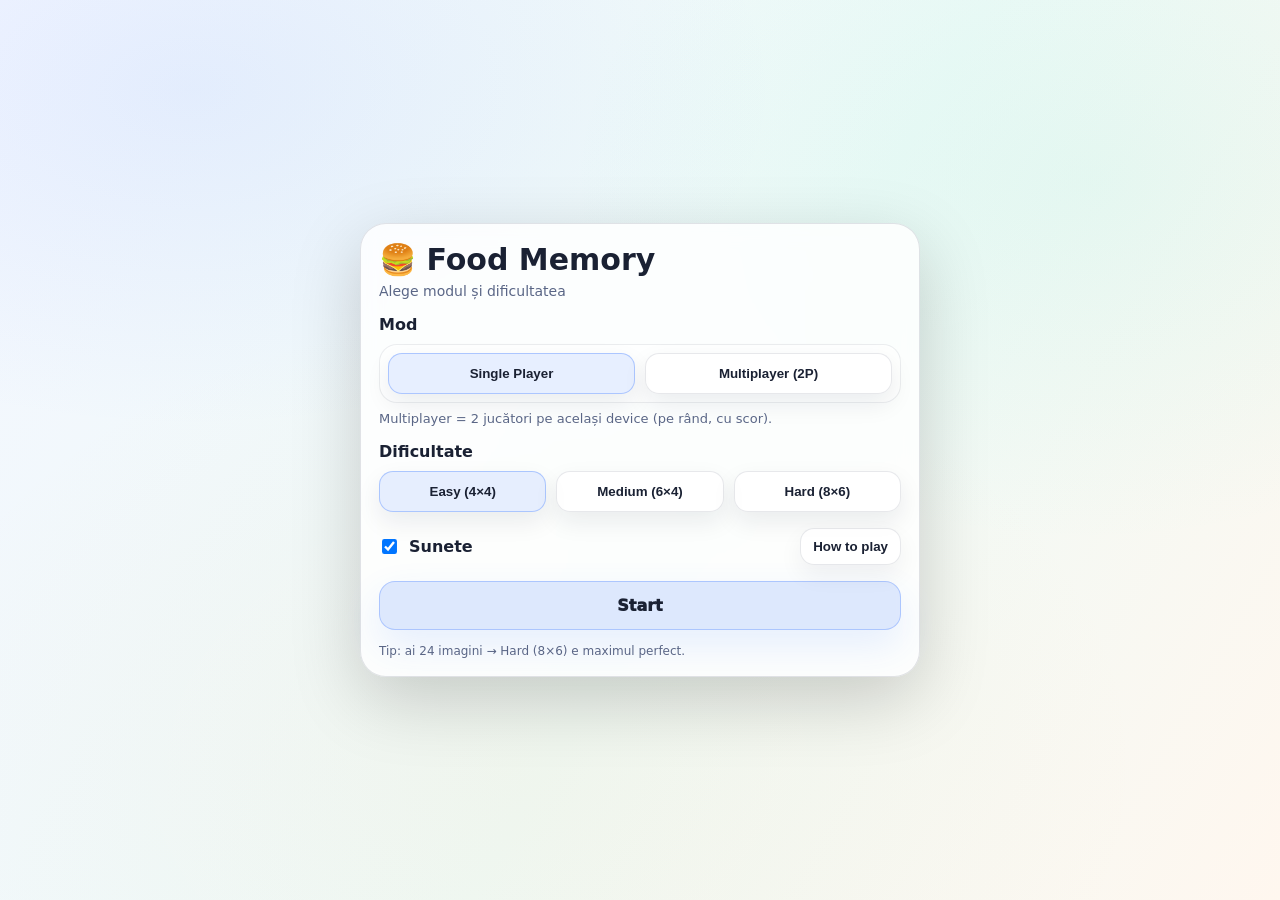
<file: index.html>
<!doctype html>
<html lang="ro">
<head>
  <meta charset="utf-8" />
  <meta name="viewport" content="width=device-width,initial-scale=1" />
  <title>Food Memory – Menu</title>
<link rel="stylesheet" href="./style.css?v=60">
</head>
<body class="menuPage">

  <div class="menuWrap">
    <div class="menuCard">
      <div class="menuTitle">🍔 Food Memory</div>
      <div class="menuSubtitle">Alege modul și dificultatea</div>

      <div class="menuSection">
        <div class="menuLabel">Mod</div>
        <div class="segmented">
          <button id="modeSingle" class="segBtn active" type="button">Single Player</button>
          <button id="modeMulti" class="segBtn" type="button">Multiplayer (2P)</button>
        </div>
        <div class="menuHint">Multiplayer = 2 jucători pe același device (pe rând, cu scor).</div>
      </div>

      <div class="menuSection" id="diffSection">
        <div class="menuLabel">Dificultate</div>
        <div class="difficultyGrid">
          <button class="diffBtn active" data-diff="easy" type="button">Easy (4×4)</button>
          <button class="diffBtn" data-diff="medium" type="button">Medium (6×4)</button>
          <button class="diffBtn" data-diff="hard" type="button">Hard (8×6)</button>
        </div>
      </div>

      <div class="menuSection">
        <div class="menuRow">
          <label class="toggle">
            <input type="checkbox" id="soundToggle" checked>
            <span>Sunete</span>
          </label>

          <button id="howBtn" class="ghostBtn" type="button">How to play</button>
        </div>

        <div id="howBox" class="howBox hidden">
          <div class="howTitle">Cum se joacă</div>
          <ul class="howList">
            <li>Întorci 2 cartonașe. Dacă se potrivesc, rămân întoarse.</li>
            <li>Dacă nu se potrivesc, se întorc la loc.</li>
            <li>Single: termini cu cât mai puține mutări / timp.</li>
            <li>Multi: pe rând; dacă faci match, mai ai o tură.</li>
          </ul>
        </div>
      </div>

      <div class="menuSection">
        <a id="startLink" class="primaryBtnLink" href="game.html?mode=single&diff=easy&sound=1">Start</a>
      </div>

      <div class="menuFoot">
        Tip: ai 24 imagini → Hard (8×6) e maximul perfect.
      </div>
    </div>
  </div>

  <script src="menu.js?v=6"></script>
</body>
</html>
</file>
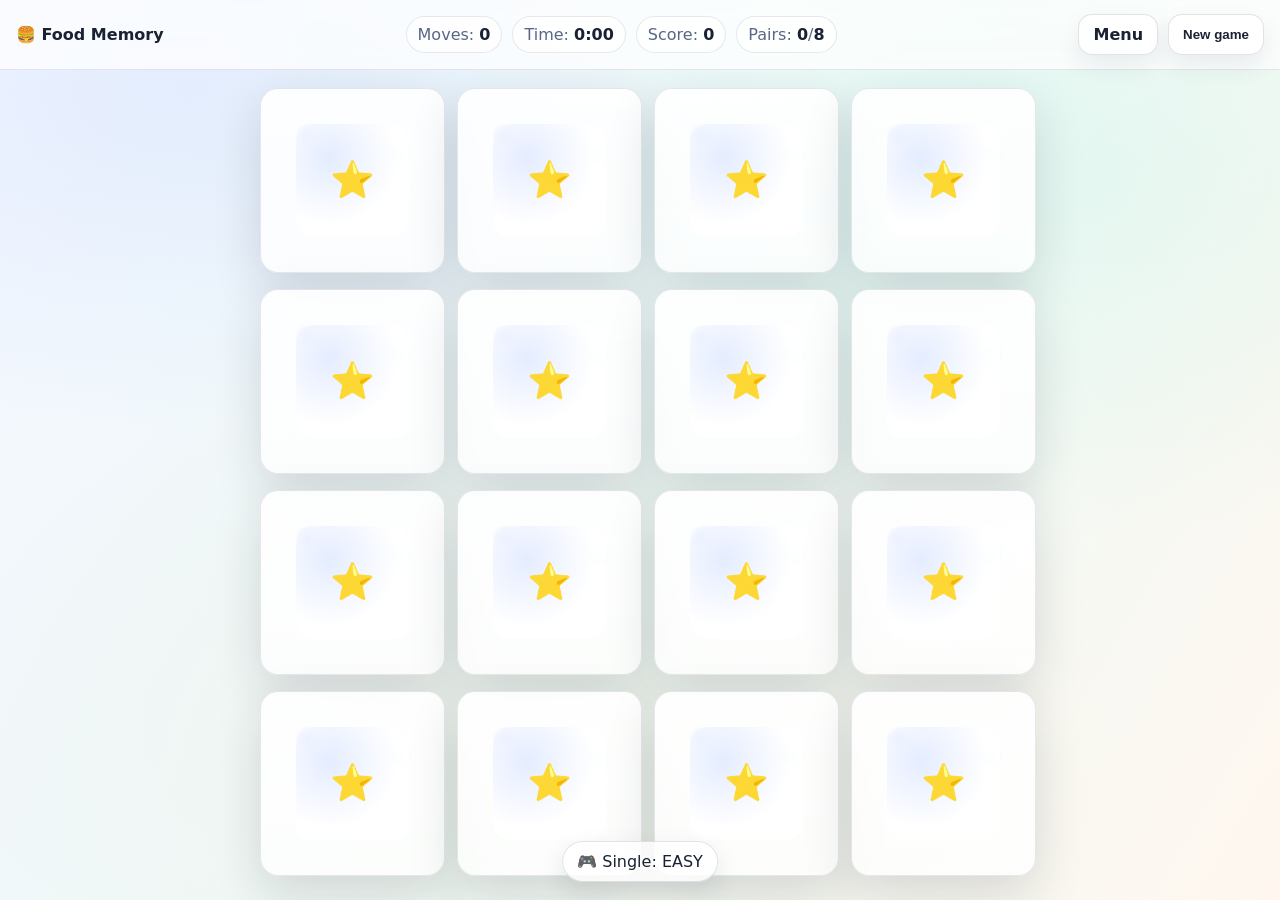
<file: game.html>
<!doctype html>
<html lang="ro">
<head>
  <meta charset="utf-8" />
  <meta name="viewport" content="width=device-width,initial-scale=1" />
  <title>Food Memory – Game</title>
 <link rel="stylesheet" href="./style.css?v=60">



</head>
<body class="gamePage">

  <header class="topbar">
    <div class="brand">🍔 Food Memory</div>

    <!-- SINGLE HUD -->
    <div id="hudSingle" class="stats">
      <div class="pill">Moves: <span id="moves">0</span></div>
      <div class="pill">Time: <span id="time">0:00</span></div>
      <div class="pill">Score: <span id="score">0</span></div>
      <div class="pill">Pairs: <span id="pairs">0</span>/<span id="totalPairs">0</span></div>
    </div>

    <!-- MULTI HUD -->
    <div id="hudMulti" class="stats hidden">
      <div class="pill">P1: <span id="p1">0</span></div>
      <div class="pill">P2: <span id="p2">0</span></div>
      <div class="pill">Turn: <span id="turn">P1</span></div>
      <div class="pill">Time: <span id="time2">0:00</span></div>
      <div class="pill">Pairs: <span id="pairs2">0</span>/<span id="totalPairs2">0</span></div>
    </div>

    <div class="actions">
      <a class="btnLink" href="index.html">Menu</a>
      <button id="newGameBtn" type="button">New game</button>
    </div>
  </header>

  <main class="wrap">
    <section id="board" class="board" aria-label="Memory board"></section>
  </main>

  <div id="toast" class="toast hidden"></div>

  <script src="game.js?v=6"></script>
</body>
</html>
</file>
<file: style.css>
:root{
  --bg1:#f4f7ff;
  --bg2:#eefaf7;
  --bg3:#fff7ef;

  --text:#1a2133;
  --muted:#5a6686;

  --stroke: rgba(20,30,60,.12);
  --card: rgba(255,255,255,.82);

  --shadow: 0 18px 50px rgba(15,25,45,.14);
  --shadowSoft: 0 10px 26px rgba(15,25,45,.10);

  --r: 18px;
  --good: rgba(70,200,140,.55);
}

/* base */
*{ box-sizing:border-box; }
html, body{ height:100%; }
body{
  margin:0;
  font-family: system-ui, -apple-system, Segoe UI, Roboto, Arial;
  color: var(--text);
  background:
    radial-gradient(900px 520px at 15% 10%, rgba(90,140,255,.10), transparent 65%),
    radial-gradient(800px 560px at 85% 20%, rgba(60,220,190,.08), transparent 65%),
    radial-gradient(900px 650px at 40% 85%, rgba(255,190,120,.08), transparent 70%),
    linear-gradient(120deg, var(--bg1), var(--bg2) 55%, var(--bg3));
  background-attachment: fixed;
}

.hidden{ display:none !important; }

/* ---------------------------------------
   MENU PAGE
---------------------------------------- */
.menuWrap{
  min-height:100vh;
  display:flex;
  align-items:center;
  justify-content:center;
  padding: 22px;
}

.menuCard{
  width: min(560px, 92vw);
  background: var(--card);
  border: 1px solid var(--stroke);
  border-radius: 26px;
  padding: 18px;
  box-shadow: 0 22px 70px rgba(0,0,0,.18);
  backdrop-filter: blur(10px);
}

.menuTitle{
  font-size: 30px;
  font-weight: 900;
  display:flex;
  align-items:center;
  gap:10px;
}

.menuSubtitle{
  margin-top: 6px;
  color: var(--muted);
  font-size: 14px;
}

.menuSection{ margin-top: 16px; }
.menuLabel{ font-weight: 900; margin-bottom: 10px; }
.menuHint{ color: var(--muted); font-size: 13px; margin-top: 8px; }

.segmented{
  display:flex;
  gap:10px;
  background: rgba(255,255,255,.55);
  padding: 8px;
  border-radius: 18px;
  border: 1px solid rgba(20,30,60,.08);
}

.segBtn{
  flex:1;
  padding: 12px;
  border-radius: 14px;
  border: 1px solid rgba(20,30,60,.10);
  background: rgba(255,255,255,.75);
  box-shadow: 0 10px 24px rgba(15,25,45,.08);
  font-weight: 850;
  cursor:pointer;
  transition: transform .12s ease, border-color .12s ease, background .12s ease;
}
.segBtn:hover{ transform: translateY(-1px); border-color: rgba(60,120,255,.28); }
.segBtn.active{
  background: rgba(90,140,255,.14);
  border-color: rgba(60,120,255,.35);
}

.difficultyGrid{
  display:grid;
  grid-template-columns: 1fr 1fr 1fr;
  gap: 10px;
}

.diffBtn{
  padding: 12px 10px;
  border-radius: 14px;
  border: 1px solid rgba(20,30,60,.10);
  background: rgba(255,255,255,.75);
  box-shadow: 0 10px 24px rgba(15,25,45,.08);
  font-weight: 850;
  cursor:pointer;
  transition: transform .12s ease, border-color .12s ease, background .12s ease;
}
.diffBtn:hover{ transform: translateY(-1px); border-color: rgba(60,120,255,.28); }
.diffBtn.active{
  background: rgba(90,140,255,.14);
  border-color: rgba(60,120,255,.35);
}

.menuRow{
  display:flex;
  align-items:center;
  justify-content: space-between;
  gap: 10px;
}

.toggle{
  display:flex;
  align-items:center;
  gap:10px;
  font-weight: 900;
}
.toggle input{ transform: scale(1.15); }

.ghostBtn{
  padding: 10px 12px;
  border-radius: 14px;
  border: 1px solid rgba(20,30,60,.10);
  background: rgba(255,255,255,.65);
  cursor:pointer;
  font-weight: 850;
  box-shadow: 0 10px 24px rgba(15,25,45,.06);
}

.howBox{
  margin-top: 12px;
  padding: 12px;
  border-radius: 16px;
  background: rgba(255,255,255,.65);
  border: 1px solid rgba(20,30,60,.10);
}
.howTitle{ font-weight: 900; margin-bottom: 6px; }
.howList{ margin:0; padding-left: 18px; color: var(--muted); }

.primaryBtnLink{
  width:100%;
  display:flex;
  justify-content:center;
  align-items:center;
  text-decoration:none;
  padding: 14px 14px;
  border-radius: 16px;
  font-weight: 950;
  border: 1px solid rgba(60,120,255,.30);
  background: rgba(60,120,255,.16);
  box-shadow: 0 16px 38px rgba(60,120,255,.12);
  color: var(--text);
  transition: transform .12s ease, filter .12s ease;
}
.primaryBtnLink:hover{ transform: translateY(-1px); filter: brightness(1.03); }
.primaryBtnLink:active{ transform: translateY(1px) scale(.99); }

.menuFoot{ margin-top: 14px; color: var(--muted); font-size: 12px; }

/* ---------------------------------------
   GAME PAGE TOP BAR
---------------------------------------- */
.topbar{
  display:flex;
  align-items:center;
  gap:14px;
  padding: 14px 16px;
  position: sticky;
  top:0;
  z-index:20;
  background: rgba(255,255,255,.72);
  border-bottom: 1px solid rgba(20,30,60,.10);
  backdrop-filter: blur(10px);
}

.brand{
  font-weight: 900;
  white-space: nowrap;
}

.stats{
  display:flex;
  gap:10px;
  flex-wrap: wrap;
  margin-left:auto;
  margin-right:auto;
  justify-content:center;
}

.pill{
  padding: 8px 11px;
  border-radius: 999px;
  background: rgba(255,255,255,.70);
  border: 1px solid rgba(20,30,60,.10);
  color: var(--muted);
  box-shadow: inset 0 1px 0 rgba(255,255,255,.65);
}
.pill span{ color: var(--text); font-weight: 900; }

.actions{ display:flex; gap:10px; }

/* buttons / links in game */
.btnLink, button{
  cursor:pointer;
  padding: 10px 14px;
  border-radius: 14px;
  border: 1px solid rgba(20,30,60,.12);
  background: rgba(255,255,255,.70);
  color: var(--text);
  box-shadow: 0 10px 24px rgba(15,25,45,.08);
  text-decoration:none;
  font-weight: 850;
  transition: transform .12s ease, border-color .12s ease;
}
.btnLink:hover, button:hover{
  transform: translateY(-1px);
  border-color: rgba(60,120,255,.28);
}
.btnLink:active, button:active{
  transform: translateY(1px) scale(.99);
}

/* ---------------------------------------
   BOARD
---------------------------------------- */
.wrap{
  padding: 18px 16px 28px;
  display:flex;
  justify-content:center;
}

.board{
  width: min(760px, 96vw);
  display:grid;
  gap: 12px;
}

/* CARD */
.card{
  position: relative;
  aspect-ratio: 1 / 1;
  border-radius: var(--r);
  perspective: 1000px;
}

.card button{
  width:100%;
  height:100%;
  padding:0;
  border:none;
  background:none;
  box-shadow:none;
  cursor:pointer;
}
.card button:focus,
.card button:focus-visible{ outline:none; }

.inner{
  width:100%;
  height:100%;
  border-radius: var(--r);
  transform-style: preserve-3d;
  transition: transform .32s cubic-bezier(.18, .95, .22, 1.15);
  box-shadow: var(--shadow);
  transform: rotateY(0deg);
}
.card.flipped .inner{ transform: rotateY(180deg); }
.card.matched .inner{ outline: 3px solid var(--good); }

/* faces */
.face{
  position:absolute;
  inset:0;
  border-radius: var(--r);
  backface-visibility: hidden;
  overflow:hidden;
  border: 1px solid rgba(20,30,60,.10);
}

/* FRONT (stars) */
.front{
  display:flex;
  align-items:center;
  justify-content:center;
  background:
    radial-gradient(18px 18px at 25% 25%, rgba(90,140,255,.16), transparent 65%),
    radial-gradient(22px 22px at 75% 35%, rgba(60,220,190,.12), transparent 65%),
    linear-gradient(180deg, rgba(255,255,255,.92), rgba(255,255,255,.78));
}

.front .mark{
  width: 62%;
  height: 62%;
  border-radius: 18px;
  background:
    radial-gradient(circle at 30% 30%, rgba(90,140,255,.16), rgba(255,255,255,.70) 60%),
    linear-gradient(180deg, rgba(255,255,255,.70), rgba(255,255,255,.45));
  display:flex;
  align-items:center;
  justify-content:center;
  font-size: 36px;
}

/* BACK (image) — IMPORTANT: rotit 180, apare când inner se întoarce */
.back{
  transform: rotateY(180deg);
  background:
    radial-gradient(28px 28px at 30% 30%, rgba(255,190,120,.14), transparent 65%),
    linear-gradient(180deg, rgba(255,255,255,.95), rgba(255,255,255,.82));
  position: relative;
}

/* badge in spate */
.back::before{
  content:"";
  position:absolute;
  left:50%;
  top:50%;
  transform: translate(-50%,-50%);
  width:72%;
  height:72%;
  border-radius: 22px;
  background: rgba(255,255,255,.72);
  border: 1px solid rgba(20,30,60,.10);
  box-shadow: inset 0 1px 0 rgba(255,255,255,.7);
}

/* sticker centrat + adaptiv (mai mare pe easy) */
.back img.food-img{
  position:absolute;
  left:50%;
  top:50%;
  transform: translate(-50%,-50%);
  width: clamp(64px, 42%, 96px);
  height: clamp(64px, 42%, 96px);
  object-fit: contain;
  display:block;
  pointer-events:none;
  filter: drop-shadow(0 10px 12px rgba(15,25,45,.18));
}

/* toast */
.toast{
  position: fixed;
  left: 50%;
  bottom: 18px;
  transform: translateX(-50%);
  background: rgba(255,255,255,.82);
  border: 1px solid rgba(20,30,60,.12);
  padding: 10px 14px;
  border-radius: 999px;
  color: var(--text);
  box-shadow: var(--shadowSoft);
  z-index: 30;
}
/* === FIX FINAL: back blank (poză acoperită / invizibilă) === */
.face.back{
  position: absolute !important;
  inset: 0 !important;
  overflow: hidden !important;
  border-radius: var(--r) !important;
  background: linear-gradient(180deg, rgba(255,255,255,.95), rgba(255,255,255,.82)) !important;
}

/* badge-ul SUB poză */
.face.back::before{
  z-index: 1 !important;
  pointer-events: none !important;
}

/* Multiplayer / card mic: sticker mereu încape și e centrat */
.face.back img.food-img,
.back img.food-img{
  position: absolute;
  left: 50%;
  top: 50%;
  transform: translate(-50%, -50%);

  /* cheia: mărime doar relativă, fără minim fix mare */
  width: 70%;
  height: 70%;

  object-fit: contain;
  object-position: center;
  display: block;
  pointer-events: none;

  /* asigură că nu iese în afară */
  max-width: 70%;
  max-height: 70%;

  /* păstrăm shadow dar mai soft pe card mic */
  filter: drop-shadow(0 6px 10px rgba(15,25,45,.16));
  z-index: 2;
}

/* badge-ul sub imagine (ca să nu o acopere) */
.face.back::before,
.back::before{
  z-index: 1;
}
</file>
